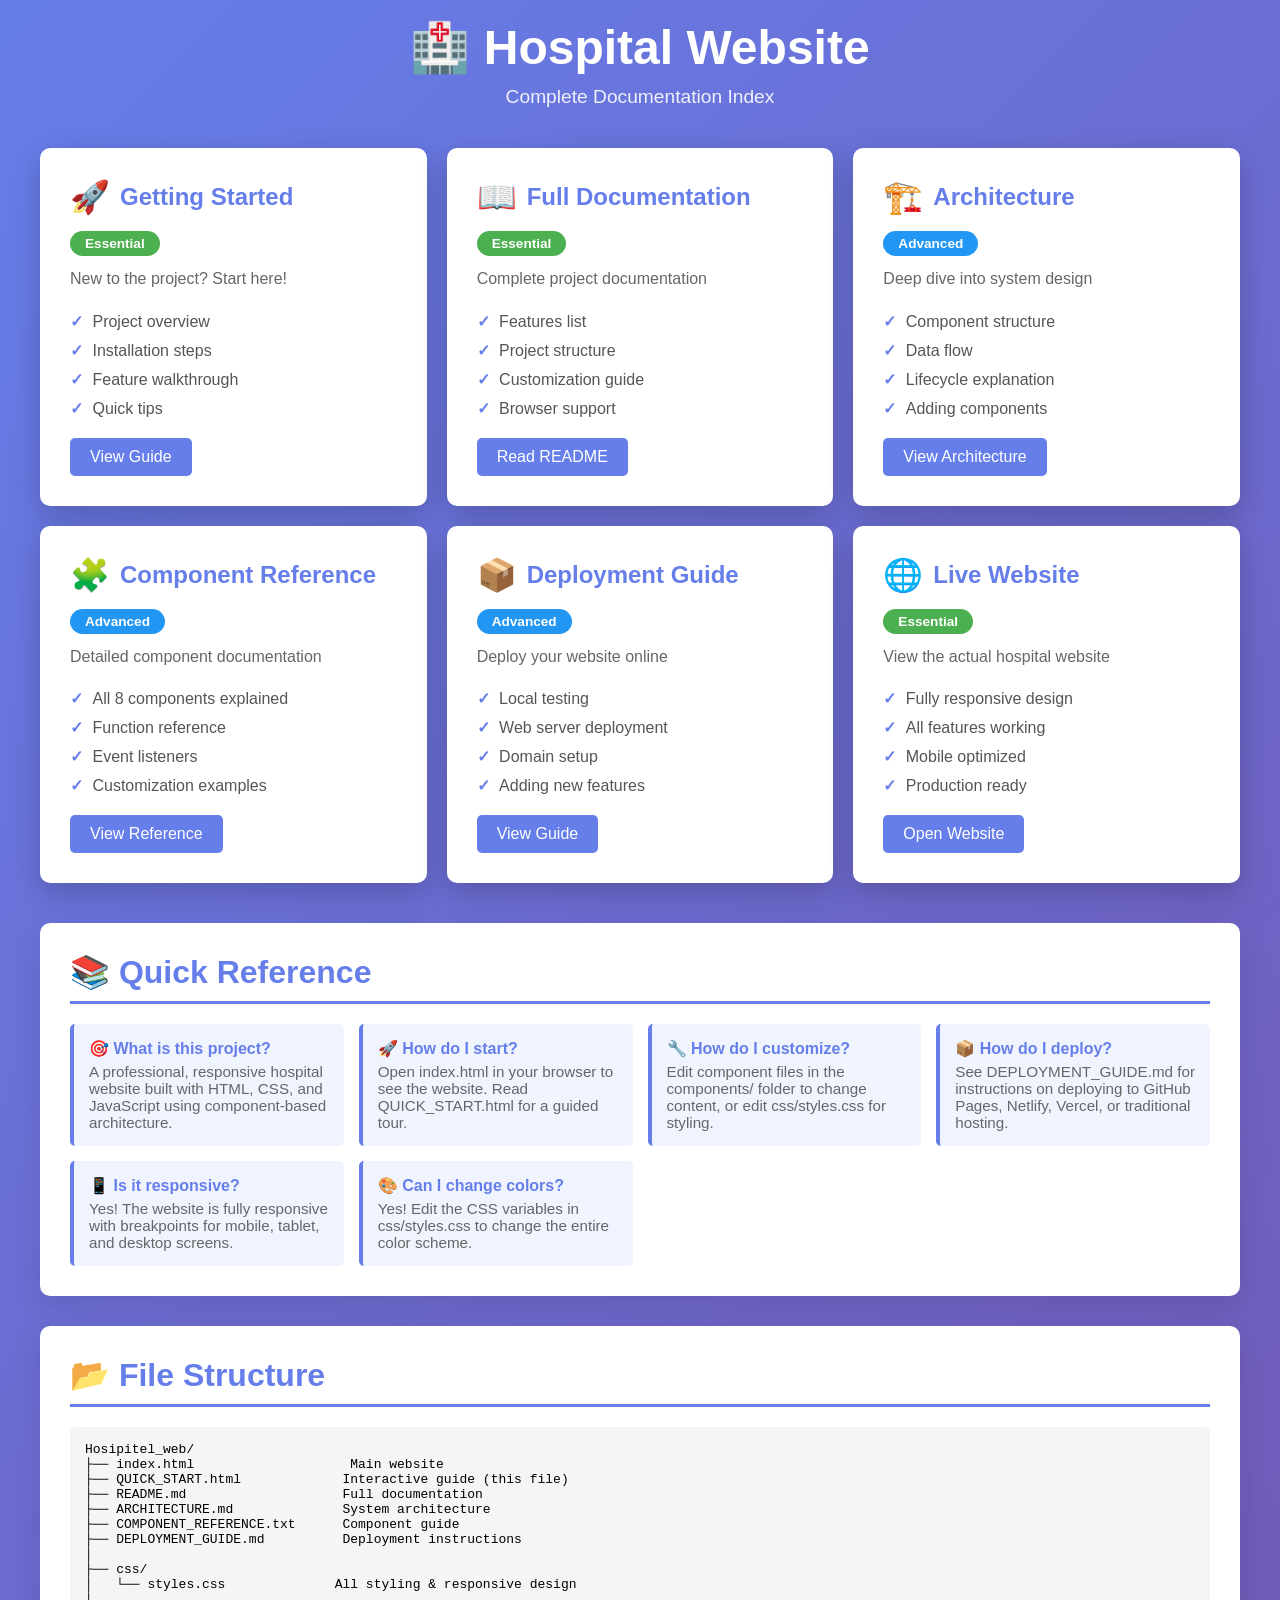
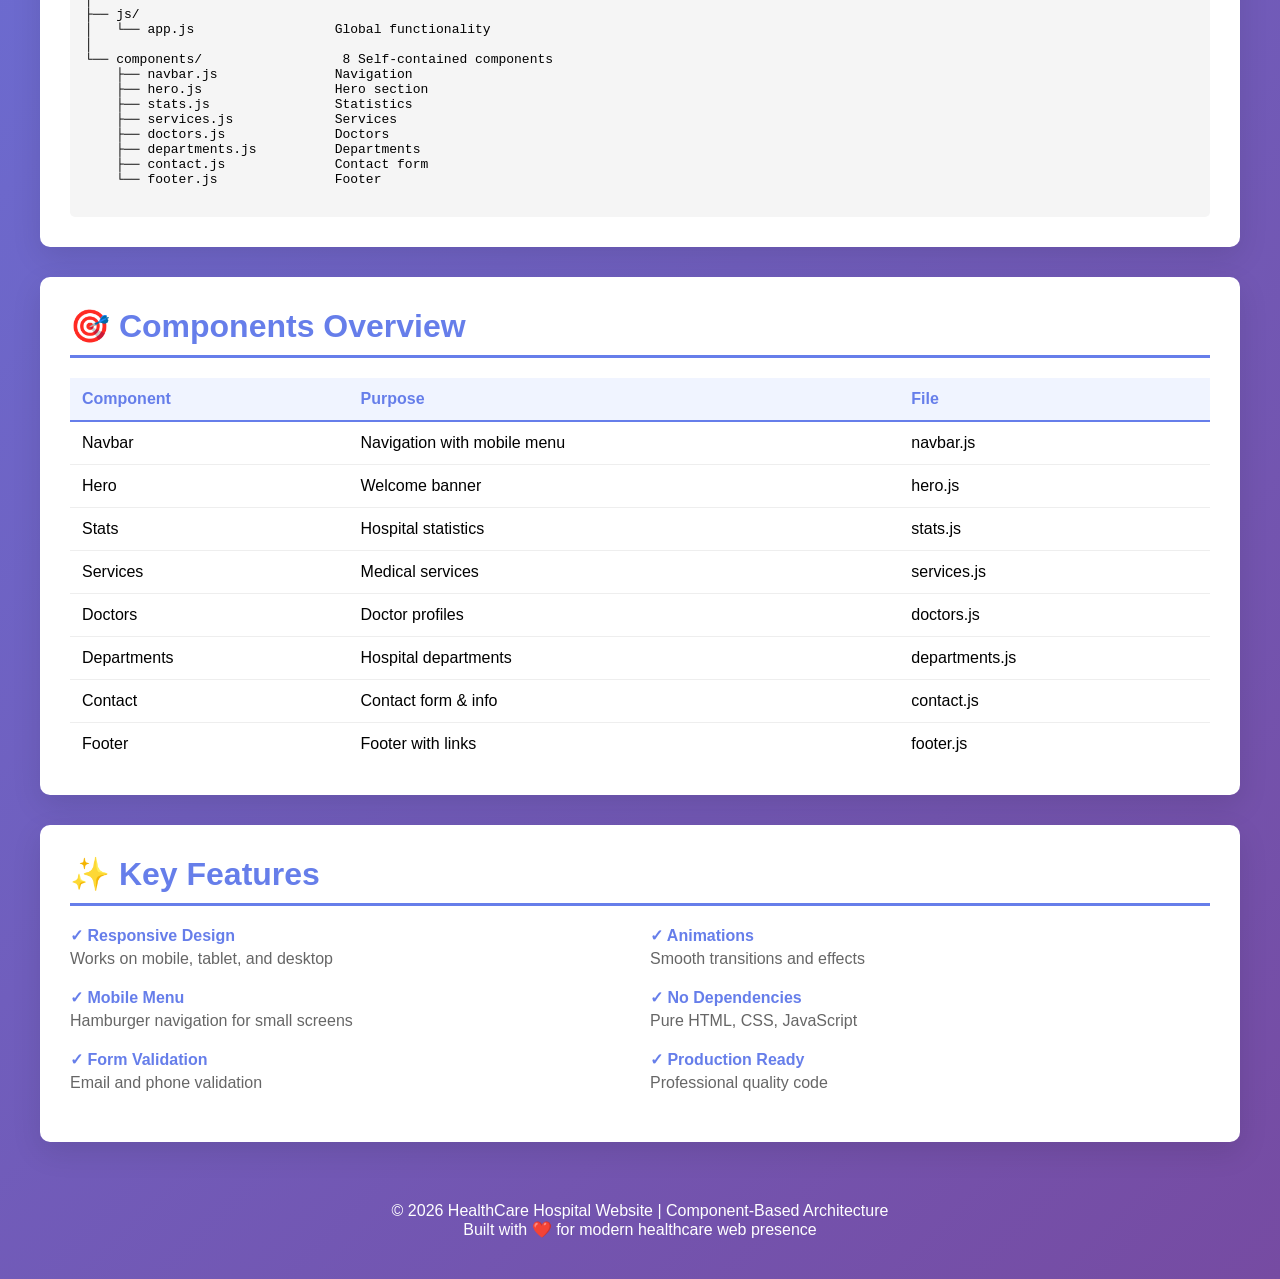
<file: DOCUMENTATION_INDEX.html>
<!DOCTYPE html>
<html lang="en">
<head>
    <meta charset="UTF-8">
    <meta name="viewport" content="width=device-width, initial-scale=1.0">
    <title>Hospital Website - Documentation Index</title>
    <style>
        * {
            margin: 0;
            padding: 0;
            box-sizing: border-box;
        }

        body {
            font-family: 'Segoe UI', Tahoma, Geneva, Verdana, sans-serif;
            background: linear-gradient(135deg, #667eea 0%, #764ba2 100%);
            min-height: 100vh;
            padding: 20px;
        }

        .container {
            max-width: 1200px;
            margin: 0 auto;
        }

        header {
            text-align: center;
            color: white;
            margin-bottom: 40px;
            animation: slideDown 0.6s ease;
        }

        header h1 {
            font-size: 3rem;
            margin-bottom: 10px;
        }

        header p {
            font-size: 1.2rem;
            opacity: 0.9;
        }

        .docs-grid {
            display: grid;
            grid-template-columns: repeat(auto-fit, minmax(300px, 1fr));
            gap: 20px;
            margin-bottom: 40px;
        }

        .doc-card {
            background: white;
            border-radius: 10px;
            padding: 30px;
            box-shadow: 0 10px 30px rgba(0, 0, 0, 0.2);
            transition: all 0.3s ease;
            animation: fadeIn 0.6s ease;
        }

        .doc-card:hover {
            transform: translateY(-5px);
            box-shadow: 0 15px 40px rgba(0, 0, 0, 0.3);
        }

        .doc-card h3 {
            color: #667eea;
            margin-bottom: 15px;
            font-size: 1.5rem;
            display: flex;
            align-items: center;
            gap: 10px;
        }

        .icon {
            font-size: 2rem;
        }

        .doc-card p {
            color: #666;
            margin-bottom: 15px;
            line-height: 1.6;
        }

        .doc-card ul {
            list-style: none;
            margin-bottom: 15px;
        }

        .doc-card li {
            padding: 5px 0;
            color: #555;
        }

        .doc-card li:before {
            content: "✓ ";
            color: #667eea;
            font-weight: bold;
            margin-right: 5px;
        }

        .btn-link {
            display: inline-block;
            background: #667eea;
            color: white;
            padding: 10px 20px;
            border-radius: 5px;
            text-decoration: none;
            transition: all 0.3s ease;
            border: none;
            cursor: pointer;
            font-size: 1rem;
        }

        .btn-link:hover {
            background: #5568d3;
            transform: translateX(5px);
        }

        .section {
            background: white;
            border-radius: 10px;
            padding: 30px;
            margin-bottom: 30px;
            box-shadow: 0 10px 30px rgba(0, 0, 0, 0.1);
        }

        .section h2 {
            color: #667eea;
            margin-bottom: 20px;
            font-size: 2rem;
            border-bottom: 3px solid #667eea;
            padding-bottom: 10px;
        }

        .quick-links {
            display: grid;
            grid-template-columns: repeat(auto-fit, minmax(250px, 1fr));
            gap: 15px;
            margin-top: 20px;
        }

        .quick-link-item {
            background: #f0f4ff;
            padding: 15px;
            border-radius: 5px;
            border-left: 4px solid #667eea;
        }

        .quick-link-item strong {
            color: #667eea;
        }

        .quick-link-item p {
            font-size: 0.95rem;
            margin-top: 5px;
            color: #666;
        }

        .status-badge {
            display: inline-block;
            background: #4caf50;
            color: white;
            padding: 5px 15px;
            border-radius: 20px;
            font-size: 0.85rem;
            font-weight: bold;
            margin-bottom: 10px;
        }

        .status-badge.advanced {
            background: #2196f3;
        }

        @keyframes slideDown {
            from {
                opacity: 0;
                transform: translateY(-20px);
            }
            to {
                opacity: 1;
                transform: translateY(0);
            }
        }

        @keyframes fadeIn {
            from {
                opacity: 0;
                transform: scale(0.95);
            }
            to {
                opacity: 1;
                transform: scale(1);
            }
        }

        @media (max-width: 768px) {
            header h1 {
                font-size: 2rem;
            }

            .docs-grid {
                grid-template-columns: 1fr;
            }

            .section {
                padding: 20px;
            }
        }

        footer {
            text-align: center;
            color: white;
            margin-top: 40px;
            padding: 20px;
        }
    </style>
</head>
<body>
    <div class="container">
        <header>
            <h1>🏥 Hospital Website</h1>
            <p>Complete Documentation Index</p>
        </header>

        <div class="docs-grid">
            <!-- Getting Started -->
            <div class="doc-card">
                <h3><span class="icon">🚀</span> Getting Started</h3>
                <span class="status-badge">Essential</span>
                <p>New to the project? Start here!</p>
                <ul>
                    <li>Project overview</li>
                    <li>Installation steps</li>
                    <li>Feature walkthrough</li>
                    <li>Quick tips</li>
                </ul>
                <a href="QUICK_START.html" class="btn-link">View Guide</a>
            </div>

            <!-- README -->
            <div class="doc-card">
                <h3><span class="icon">📖</span> Full Documentation</h3>
                <span class="status-badge">Essential</span>
                <p>Complete project documentation</p>
                <ul>
                    <li>Features list</li>
                    <li>Project structure</li>
                    <li>Customization guide</li>
                    <li>Browser support</li>
                </ul>
                <a href="README.md" class="btn-link">Read README</a>
            </div>

            <!-- Architecture -->
            <div class="doc-card">
                <h3><span class="icon">🏗️</span> Architecture</h3>
                <span class="status-badge advanced">Advanced</span>
                <p>Deep dive into system design</p>
                <ul>
                    <li>Component structure</li>
                    <li>Data flow</li>
                    <li>Lifecycle explanation</li>
                    <li>Adding components</li>
                </ul>
                <a href="ARCHITECTURE.md" class="btn-link">View Architecture</a>
            </div>

            <!-- Component Reference -->
            <div class="doc-card">
                <h3><span class="icon">🧩</span> Component Reference</h3>
                <span class="status-badge advanced">Advanced</span>
                <p>Detailed component documentation</p>
                <ul>
                    <li>All 8 components explained</li>
                    <li>Function reference</li>
                    <li>Event listeners</li>
                    <li>Customization examples</li>
                </ul>
                <a href="COMPONENT_REFERENCE.txt" class="btn-link">View Reference</a>
            </div>

            <!-- Deployment Guide -->
            <div class="doc-card">
                <h3><span class="icon">📦</span> Deployment Guide</h3>
                <span class="status-badge advanced">Advanced</span>
                <p>Deploy your website online</p>
                <ul>
                    <li>Local testing</li>
                    <li>Web server deployment</li>
                    <li>Domain setup</li>
                    <li>Adding new features</li>
                </ul>
                <a href="DEPLOYMENT_GUIDE.md" class="btn-link">View Guide</a>
            </div>

            <!-- Website -->
            <div class="doc-card">
                <h3><span class="icon">🌐</span> Live Website</h3>
                <span class="status-badge">Essential</span>
                <p>View the actual hospital website</p>
                <ul>
                    <li>Fully responsive design</li>
                    <li>All features working</li>
                    <li>Mobile optimized</li>
                    <li>Production ready</li>
                </ul>
                <a href="index.html" class="btn-link">Open Website</a>
            </div>
        </div>

        <div class="section">
            <h2>📚 Quick Reference</h2>
            <div class="quick-links">
                <div class="quick-link-item">
                    <strong>🎯 What is this project?</strong>
                    <p>A professional, responsive hospital website built with HTML, CSS, and JavaScript using component-based architecture.</p>
                </div>
                <div class="quick-link-item">
                    <strong>🚀 How do I start?</strong>
                    <p>Open index.html in your browser to see the website. Read QUICK_START.html for a guided tour.</p>
                </div>
                <div class="quick-link-item">
                    <strong>🔧 How do I customize?</strong>
                    <p>Edit component files in the components/ folder to change content, or edit css/styles.css for styling.</p>
                </div>
                <div class="quick-link-item">
                    <strong>📦 How do I deploy?</strong>
                    <p>See DEPLOYMENT_GUIDE.md for instructions on deploying to GitHub Pages, Netlify, Vercel, or traditional hosting.</p>
                </div>
                <div class="quick-link-item">
                    <strong>📱 Is it responsive?</strong>
                    <p>Yes! The website is fully responsive with breakpoints for mobile, tablet, and desktop screens.</p>
                </div>
                <div class="quick-link-item">
                    <strong>🎨 Can I change colors?</strong>
                    <p>Yes! Edit the CSS variables in css/styles.css to change the entire color scheme.</p>
                </div>
            </div>
        </div>

        <div class="section">
            <h2>📂 File Structure</h2>
            <pre style="background: #f5f5f5; padding: 15px; border-radius: 5px; overflow-x: auto;">
Hosipitel_web/
├── index.html                    Main website
├── QUICK_START.html             Interactive guide (this file)
├── README.md                    Full documentation
├── ARCHITECTURE.md              System architecture
├── COMPONENT_REFERENCE.txt      Component guide
├── DEPLOYMENT_GUIDE.md          Deployment instructions
│
├── css/
│   └── styles.css              All styling & responsive design
│
├── js/
│   └── app.js                  Global functionality
│
└── components/                  8 Self-contained components
    ├── navbar.js               Navigation
    ├── hero.js                 Hero section
    ├── stats.js                Statistics
    ├── services.js             Services
    ├── doctors.js              Doctors
    ├── departments.js          Departments
    ├── contact.js              Contact form
    └── footer.js               Footer
            </pre>
        </div>

        <div class="section">
            <h2>🎯 Components Overview</h2>
            <table style="width: 100%; border-collapse: collapse; margin-top: 15px;">
                <tr style="background: #f0f4ff; border-bottom: 2px solid #667eea;">
                    <th style="padding: 12px; text-align: left; color: #667eea;">Component</th>
                    <th style="padding: 12px; text-align: left; color: #667eea;">Purpose</th>
                    <th style="padding: 12px; text-align: left; color: #667eea;">File</th>
                </tr>
                <tr style="border-bottom: 1px solid #eee;">
                    <td style="padding: 12px;">Navbar</td>
                    <td style="padding: 12px;">Navigation with mobile menu</td>
                    <td style="padding: 12px;">navbar.js</td>
                </tr>
                <tr style="border-bottom: 1px solid #eee;">
                    <td style="padding: 12px;">Hero</td>
                    <td style="padding: 12px;">Welcome banner</td>
                    <td style="padding: 12px;">hero.js</td>
                </tr>
                <tr style="border-bottom: 1px solid #eee;">
                    <td style="padding: 12px;">Stats</td>
                    <td style="padding: 12px;">Hospital statistics</td>
                    <td style="padding: 12px;">stats.js</td>
                </tr>
                <tr style="border-bottom: 1px solid #eee;">
                    <td style="padding: 12px;">Services</td>
                    <td style="padding: 12px;">Medical services</td>
                    <td style="padding: 12px;">services.js</td>
                </tr>
                <tr style="border-bottom: 1px solid #eee;">
                    <td style="padding: 12px;">Doctors</td>
                    <td style="padding: 12px;">Doctor profiles</td>
                    <td style="padding: 12px;">doctors.js</td>
                </tr>
                <tr style="border-bottom: 1px solid #eee;">
                    <td style="padding: 12px;">Departments</td>
                    <td style="padding: 12px;">Hospital departments</td>
                    <td style="padding: 12px;">departments.js</td>
                </tr>
                <tr style="border-bottom: 1px solid #eee;">
                    <td style="padding: 12px;">Contact</td>
                    <td style="padding: 12px;">Contact form & info</td>
                    <td style="padding: 12px;">contact.js</td>
                </tr>
                <tr>
                    <td style="padding: 12px;">Footer</td>
                    <td style="padding: 12px;">Footer with links</td>
                    <td style="padding: 12px;">footer.js</td>
                </tr>
            </table>
        </div>

        <div class="section">
            <h2>✨ Key Features</h2>
            <div style="columns: 2; gap: 20px;">
                <div style="margin-bottom: 20px;">
                    <strong style="color: #667eea;">✓ Responsive Design</strong>
                    <p style="color: #666; margin-top: 5px;">Works on mobile, tablet, and desktop</p>
                </div>
                <div style="margin-bottom: 20px;">
                    <strong style="color: #667eea;">✓ Mobile Menu</strong>
                    <p style="color: #666; margin-top: 5px;">Hamburger navigation for small screens</p>
                </div>
                <div style="margin-bottom: 20px;">
                    <strong style="color: #667eea;">✓ Form Validation</strong>
                    <p style="color: #666; margin-top: 5px;">Email and phone validation</p>
                </div>
                <div style="margin-bottom: 20px;">
                    <strong style="color: #667eea;">✓ Animations</strong>
                    <p style="color: #666; margin-top: 5px;">Smooth transitions and effects</p>
                </div>
                <div style="margin-bottom: 20px;">
                    <strong style="color: #667eea;">✓ No Dependencies</strong>
                    <p style="color: #666; margin-top: 5px;">Pure HTML, CSS, JavaScript</p>
                </div>
                <div style="margin-bottom: 20px;">
                    <strong style="color: #667eea;">✓ Production Ready</strong>
                    <p style="color: #666; margin-top: 5px;">Professional quality code</p>
                </div>
            </div>
        </div>

        <footer>
            <p>&copy; 2026 HealthCare Hospital Website | Component-Based Architecture</p>
            <p>Built with ❤️ for modern healthcare web presence</p>
        </footer>
    </div>
</body>
</html>
</file>
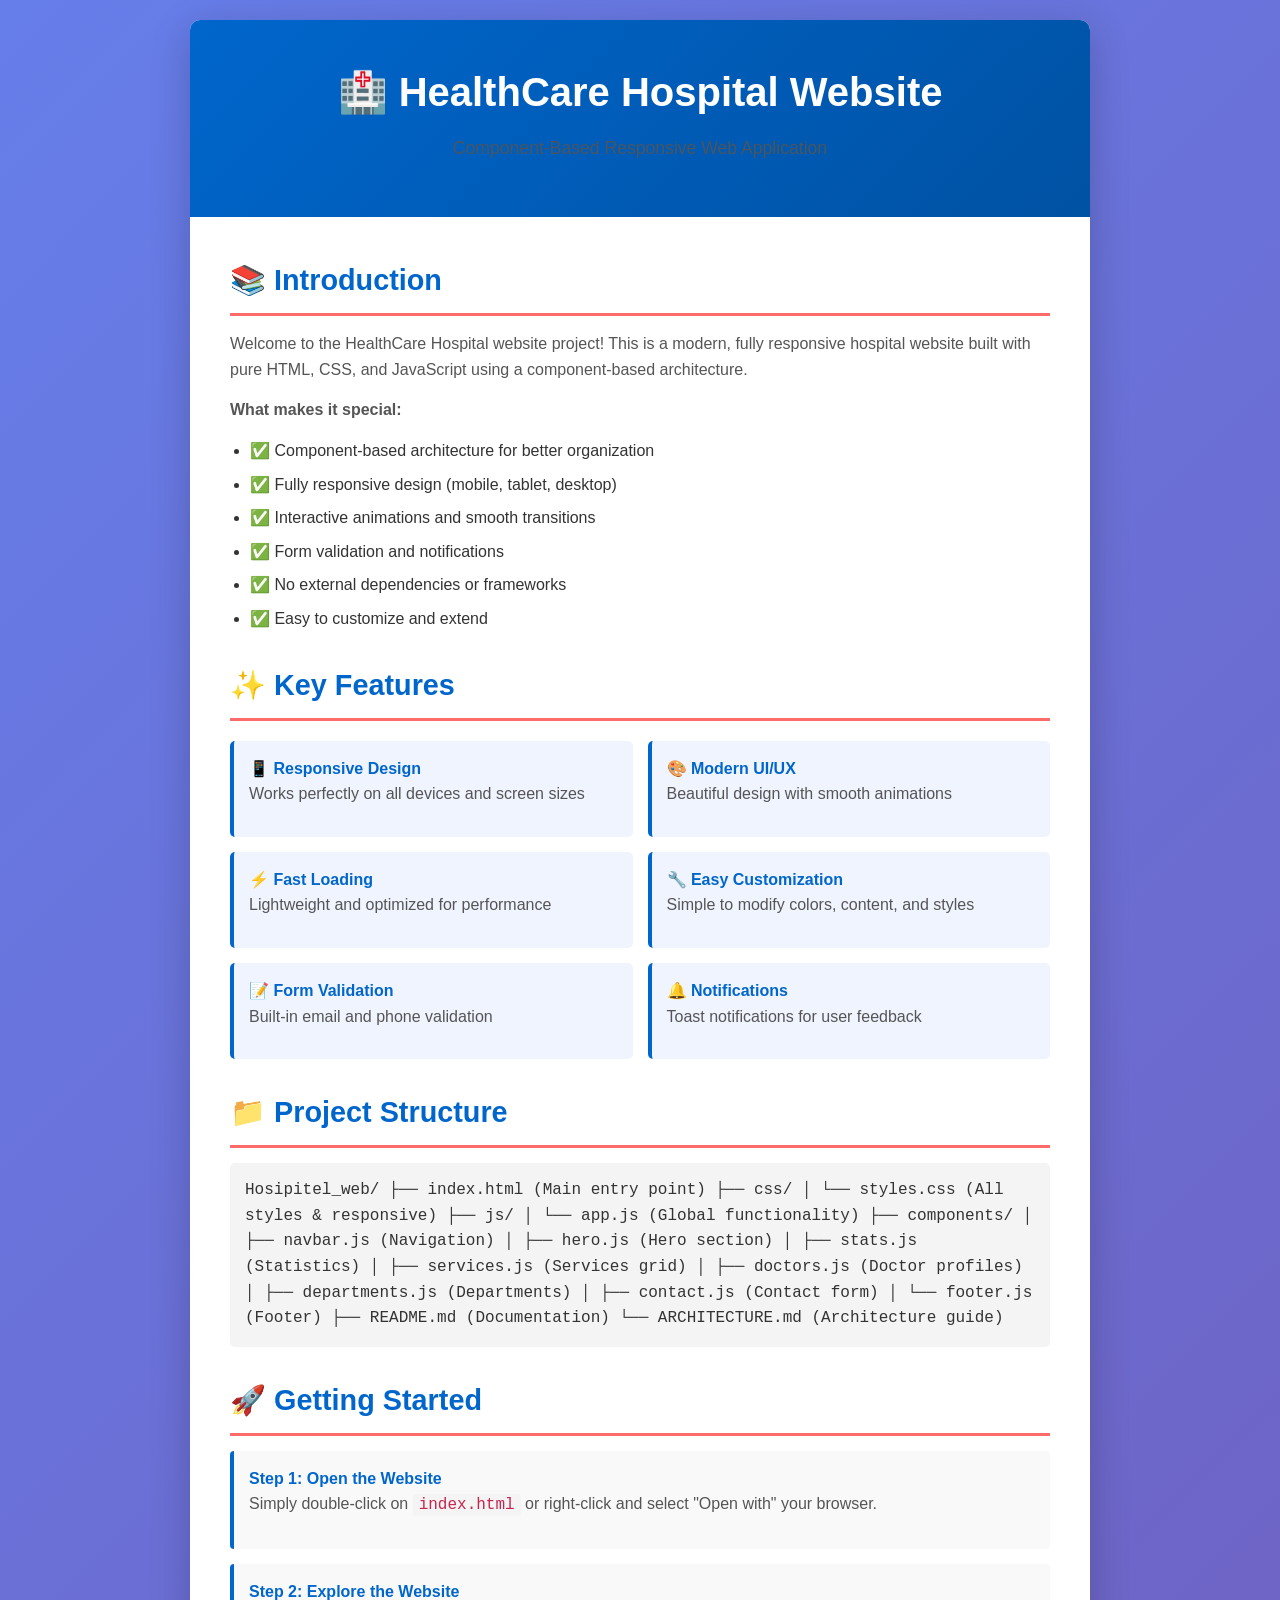
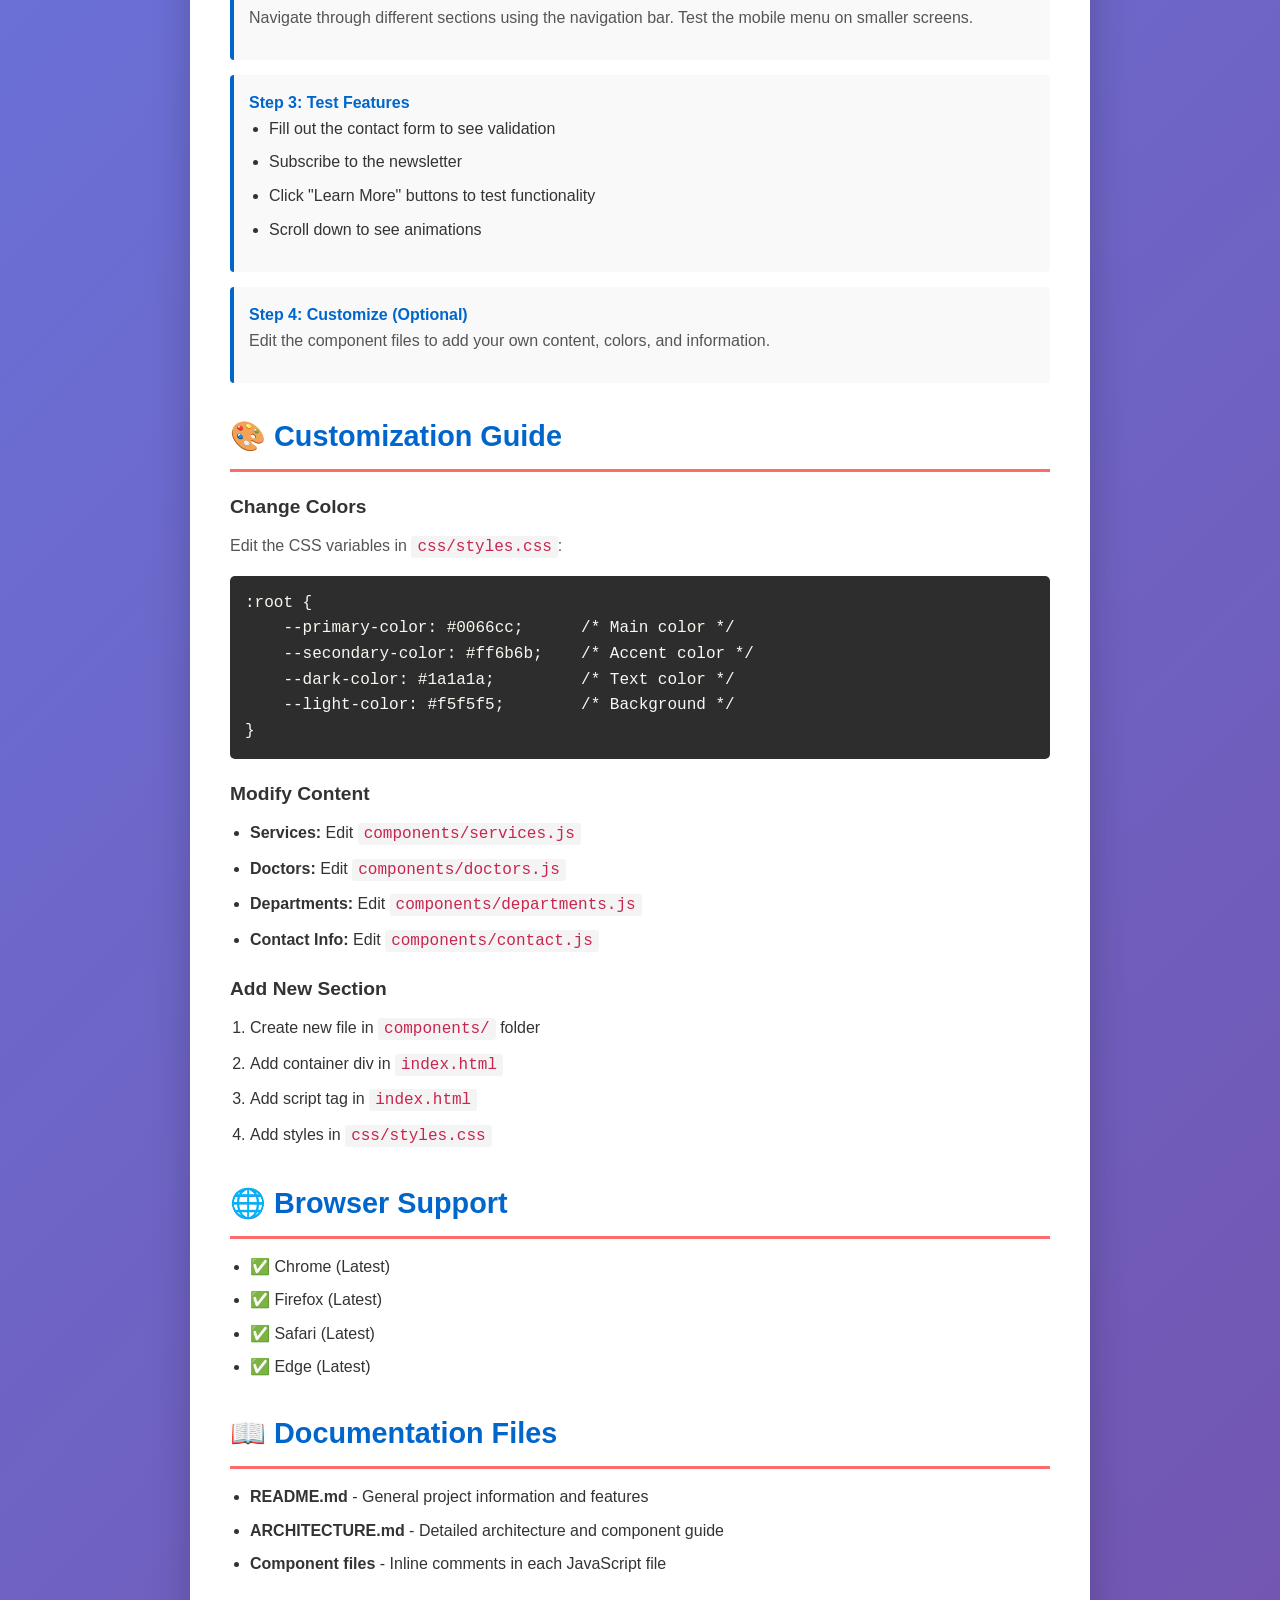
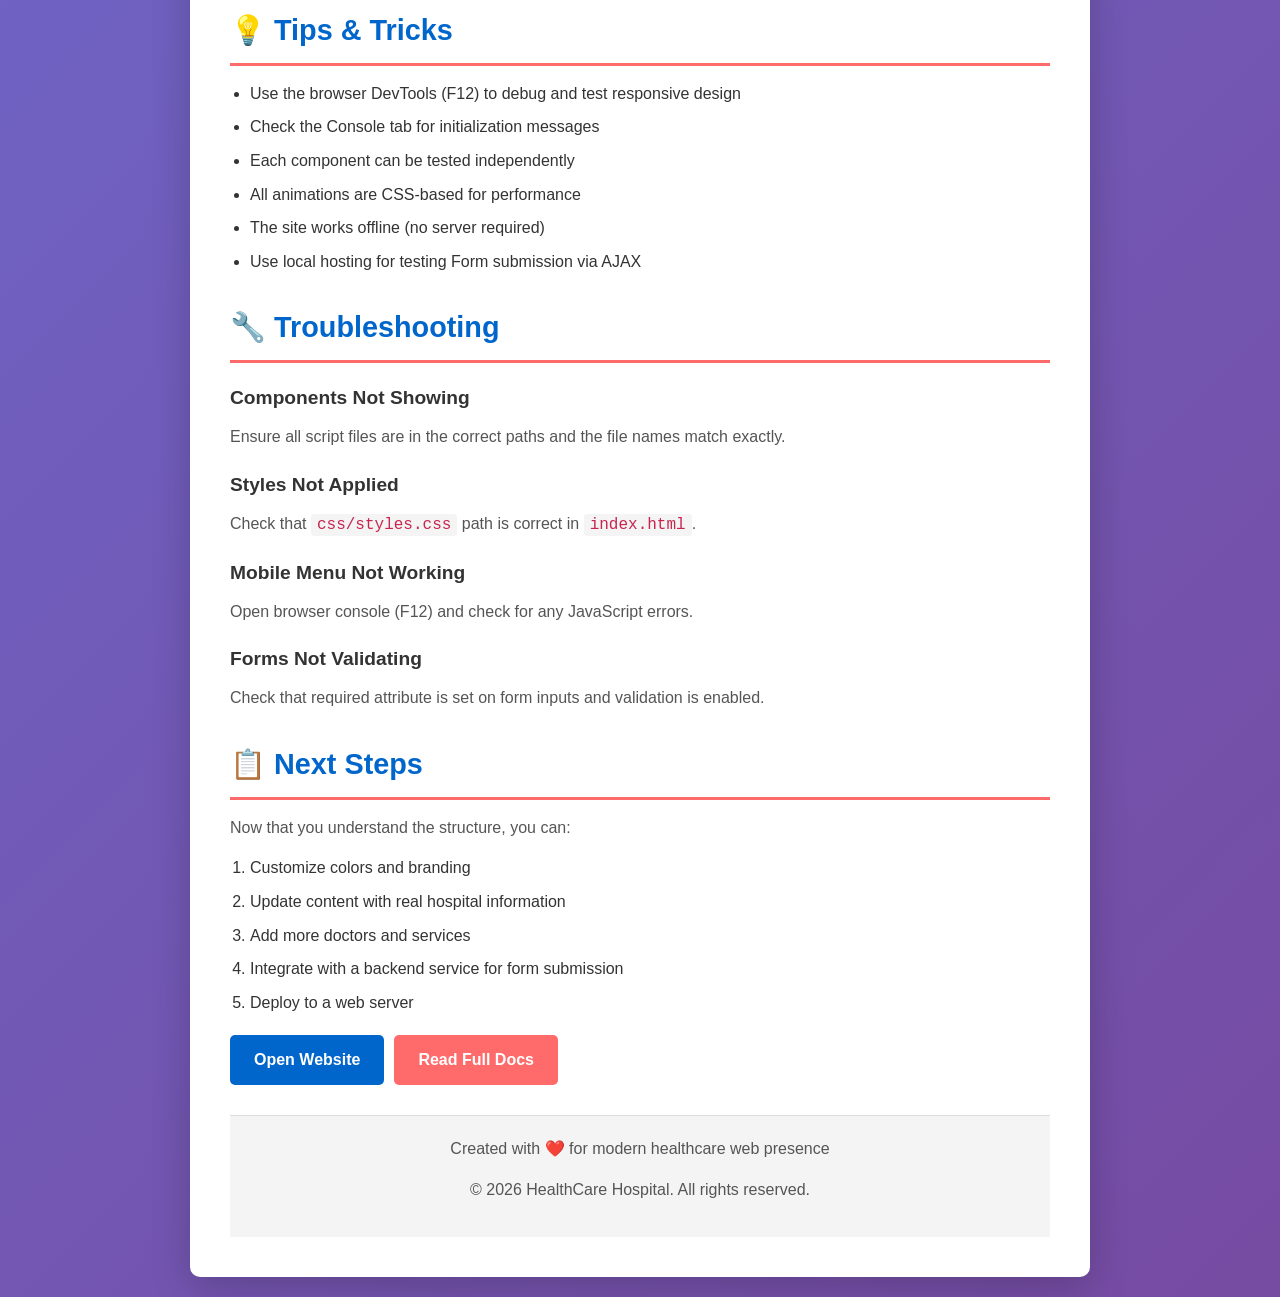
<file: QUICK_START.html>
<!DOCTYPE html>
<html lang="en">
<head>
    <meta charset="UTF-8">
    <meta name="viewport" content="width=device-width, initial-scale=1.0">
    <title>Quick Start Guide - Hospital Website</title>
    <style>
        * {
            margin: 0;
            padding: 0;
            box-sizing: border-box;
        }

        body {
            font-family: 'Segoe UI', Tahoma, Geneva, Verdana, sans-serif;
            line-height: 1.6;
            color: #333;
            background: linear-gradient(135deg, #667eea 0%, #764ba2 100%);
            min-height: 100vh;
            padding: 20px;
        }

        .container {
            max-width: 900px;
            margin: 0 auto;
            background: white;
            border-radius: 10px;
            box-shadow: 0 10px 40px rgba(0, 0, 0, 0.2);
            overflow: hidden;
        }

        .header {
            background: linear-gradient(135deg, #0066cc 0%, #0052a3 100%);
            color: white;
            padding: 40px 20px;
            text-align: center;
        }

        .header h1 {
            font-size: 2.5rem;
            margin-bottom: 10px;
        }

        .header p {
            font-size: 1.1rem;
            opacity: 0.9;
        }

        .content {
            padding: 40px;
        }

        section {
            margin-bottom: 30px;
        }

        h2 {
            color: #0066cc;
            margin-bottom: 15px;
            font-size: 1.8rem;
            border-bottom: 3px solid #ff6b6b;
            padding-bottom: 10px;
        }

        h3 {
            color: #333;
            margin-top: 20px;
            margin-bottom: 10px;
            font-size: 1.2rem;
        }

        p {
            margin-bottom: 15px;
            color: #555;
        }

        code {
            background: #f4f4f4;
            padding: 2px 6px;
            border-radius: 3px;
            font-family: 'Courier New', monospace;
            color: #c7254e;
        }

        pre {
            background: #2d2d2d;
            color: #f8f8f2;
            padding: 15px;
            border-radius: 5px;
            overflow-x: auto;
            margin-bottom: 15px;
        }

        pre code {
            background: none;
            color: #f8f8f2;
            padding: 0;
        }

        ul, ol {
            margin-left: 20px;
            margin-bottom: 15px;
        }

        li {
            margin-bottom: 8px;
        }

        .step {
            background: #f9f9f9;
            border-left: 4px solid #0066cc;
            padding: 15px;
            margin: 15px 0;
            border-radius: 4px;
        }

        .step strong {
            color: #0066cc;
        }

        .file-tree {
            background: #f4f4f4;
            padding: 15px;
            border-radius: 5px;
            font-family: 'Courier New', monospace;
            margin: 15px 0;
            overflow-x: auto;
        }

        .feature-list {
            display: grid;
            grid-template-columns: 1fr 1fr;
            gap: 15px;
            margin: 20px 0;
        }

        .feature-item {
            background: #f0f4ff;
            padding: 15px;
            border-radius: 5px;
            border-left: 4px solid #0066cc;
        }

        .feature-item strong {
            color: #0066cc;
        }

        .button-group {
            display: flex;
            gap: 10px;
            margin: 20px 0;
            flex-wrap: wrap;
        }

        .btn {
            display: inline-block;
            padding: 12px 24px;
            border-radius: 5px;
            text-decoration: none;
            font-weight: 600;
            transition: all 0.3s ease;
            border: none;
            cursor: pointer;
            font-size: 1rem;
        }

        .btn-primary {
            background: #0066cc;
            color: white;
        }

        .btn-primary:hover {
            background: #0052a3;
            transform: translateY(-2px);
        }

        .btn-secondary {
            background: #ff6b6b;
            color: white;
        }

        .btn-secondary:hover {
            background: #ff5252;
            transform: translateY(-2px);
        }

        .footer {
            background: #f4f4f4;
            padding: 20px;
            text-align: center;
            border-top: 1px solid #ddd;
            margin-top: 30px;
        }

        @media (max-width: 768px) {
            .header h1 {
                font-size: 1.8rem;
            }

            .feature-list {
                grid-template-columns: 1fr;
            }

            .content {
                padding: 20px;
            }
        }
    </style>
</head>
<body>
    <div class="container">
        <div class="header">
            <h1>🏥 HealthCare Hospital Website</h1>
            <p>Component-Based Responsive Web Application</p>
        </div>

        <div class="content">
            <!-- Introduction -->
            <section>
                <h2>📚 Introduction</h2>
                <p>
                    Welcome to the HealthCare Hospital website project! This is a modern, fully responsive hospital website
                    built with pure HTML, CSS, and JavaScript using a component-based architecture.
                </p>
                <p>
                    <strong>What makes it special:</strong>
                </p>
                <ul>
                    <li>✅ Component-based architecture for better organization</li>
                    <li>✅ Fully responsive design (mobile, tablet, desktop)</li>
                    <li>✅ Interactive animations and smooth transitions</li>
                    <li>✅ Form validation and notifications</li>
                    <li>✅ No external dependencies or frameworks</li>
                    <li>✅ Easy to customize and extend</li>
                </ul>
            </section>

            <!-- Features -->
            <section>
                <h2>✨ Key Features</h2>
                <div class="feature-list">
                    <div class="feature-item">
                        <strong>📱 Responsive Design</strong>
                        <p>Works perfectly on all devices and screen sizes</p>
                    </div>
                    <div class="feature-item">
                        <strong>🎨 Modern UI/UX</strong>
                        <p>Beautiful design with smooth animations</p>
                    </div>
                    <div class="feature-item">
                        <strong>⚡ Fast Loading</strong>
                        <p>Lightweight and optimized for performance</p>
                    </div>
                    <div class="feature-item">
                        <strong>🔧 Easy Customization</strong>
                        <p>Simple to modify colors, content, and styles</p>
                    </div>
                    <div class="feature-item">
                        <strong>📝 Form Validation</strong>
                        <p>Built-in email and phone validation</p>
                    </div>
                    <div class="feature-item">
                        <strong>🔔 Notifications</strong>
                        <p>Toast notifications for user feedback</p>
                    </div>
                </div>
            </section>

            <!-- Project Structure -->
            <section>
                <h2>📁 Project Structure</h2>
                <div class="file-tree">
Hosipitel_web/
├── index.html              (Main entry point)
├── css/
│   └── styles.css          (All styles & responsive)
├── js/
│   └── app.js              (Global functionality)
├── components/
│   ├── navbar.js           (Navigation)
│   ├── hero.js             (Hero section)
│   ├── stats.js            (Statistics)
│   ├── services.js         (Services grid)
│   ├── doctors.js          (Doctor profiles)
│   ├── departments.js      (Departments)
│   ├── contact.js          (Contact form)
│   └── footer.js           (Footer)
├── README.md               (Documentation)
└── ARCHITECTURE.md         (Architecture guide)
                </div>
            </section>

            <!-- Getting Started -->
            <section>
                <h2>🚀 Getting Started</h2>

                <div class="step">
                    <strong>Step 1: Open the Website</strong>
                    <p>Simply double-click on <code>index.html</code> or right-click and select "Open with" your browser.</p>
                </div>

                <div class="step">
                    <strong>Step 2: Explore the Website</strong>
                    <p>Navigate through different sections using the navigation bar. Test the mobile menu on smaller screens.</p>
                </div>

                <div class="step">
                    <strong>Step 3: Test Features</strong>
                    <ul>
                        <li>Fill out the contact form to see validation</li>
                        <li>Subscribe to the newsletter</li>
                        <li>Click "Learn More" buttons to test functionality</li>
                        <li>Scroll down to see animations</li>
                    </ul>
                </div>

                <div class="step">
                    <strong>Step 4: Customize (Optional)</strong>
                    <p>Edit the component files to add your own content, colors, and information.</p>
                </div>
            </section>

            <!-- Customization -->
            <section>
                <h2>🎨 Customization Guide</h2>

                <h3>Change Colors</h3>
                <p>Edit the CSS variables in <code>css/styles.css</code>:</p>
                <pre><code>:root {
    --primary-color: #0066cc;      /* Main color */
    --secondary-color: #ff6b6b;    /* Accent color */
    --dark-color: #1a1a1a;         /* Text color */
    --light-color: #f5f5f5;        /* Background */
}</code></pre>

                <h3>Modify Content</h3>
                <ul>
                    <li><strong>Services:</strong> Edit <code>components/services.js</code></li>
                    <li><strong>Doctors:</strong> Edit <code>components/doctors.js</code></li>
                    <li><strong>Departments:</strong> Edit <code>components/departments.js</code></li>
                    <li><strong>Contact Info:</strong> Edit <code>components/contact.js</code></li>
                </ul>

                <h3>Add New Section</h3>
                <ol>
                    <li>Create new file in <code>components/</code> folder</li>
                    <li>Add container div in <code>index.html</code></li>
                    <li>Add script tag in <code>index.html</code></li>
                    <li>Add styles in <code>css/styles.css</code></li>
                </ol>
            </section>

            <!-- Browser Support -->
            <section>
                <h2>🌐 Browser Support</h2>
                <ul>
                    <li>✅ Chrome (Latest)</li>
                    <li>✅ Firefox (Latest)</li>
                    <li>✅ Safari (Latest)</li>
                    <li>✅ Edge (Latest)</li>
                </ul>
            </section>

            <!-- Documentation -->
            <section>
                <h2>📖 Documentation Files</h2>
                <ul>
                    <li><strong>README.md</strong> - General project information and features</li>
                    <li><strong>ARCHITECTURE.md</strong> - Detailed architecture and component guide</li>
                    <li><strong>Component files</strong> - Inline comments in each JavaScript file</li>
                </ul>
            </section>

            <!-- Tips & Tricks -->
            <section>
                <h2>💡 Tips & Tricks</h2>
                <ul>
                    <li>Use the browser DevTools (F12) to debug and test responsive design</li>
                    <li>Check the Console tab for initialization messages</li>
                    <li>Each component can be tested independently</li>
                    <li>All animations are CSS-based for performance</li>
                    <li>The site works offline (no server required)</li>
                    <li>Use local hosting for testing Form submission via AJAX</li>
                </ul>
            </section>

            <!-- Troubleshooting -->
            <section>
                <h2>🔧 Troubleshooting</h2>

                <h3>Components Not Showing</h3>
                <p>Ensure all script files are in the correct paths and the file names match exactly.</p>

                <h3>Styles Not Applied</h3>
                <p>Check that <code>css/styles.css</code> path is correct in <code>index.html</code>.</p>

                <h3>Mobile Menu Not Working</h3>
                <p>Open browser console (F12) and check for any JavaScript errors.</p>

                <h3>Forms Not Validating</h3>
                <p>Check that required attribute is set on form inputs and validation is enabled.</p>
            </section>

            <!-- Next Steps -->
            <section>
                <h2>📋 Next Steps</h2>
                <p>Now that you understand the structure, you can:</p>
                <ol>
                    <li>Customize colors and branding</li>
                    <li>Update content with real hospital information</li>
                    <li>Add more doctors and services</li>
                    <li>Integrate with a backend service for form submission</li>
                    <li>Deploy to a web server</li>
                </ol>
                <div class="button-group">
                    <a href="index.html" class="btn btn-primary">Open Website</a>
                    <a href="README.md" class="btn btn-secondary">Read Full Docs</a>
                </div>
            </section>

            <div class="footer">
                <p>Created with ❤️ for modern healthcare web presence</p>
                <p>&copy; 2026 HealthCare Hospital. All rights reserved.</p>
            </div>
        </div>
    </div>
</body>
</html>
</file>
